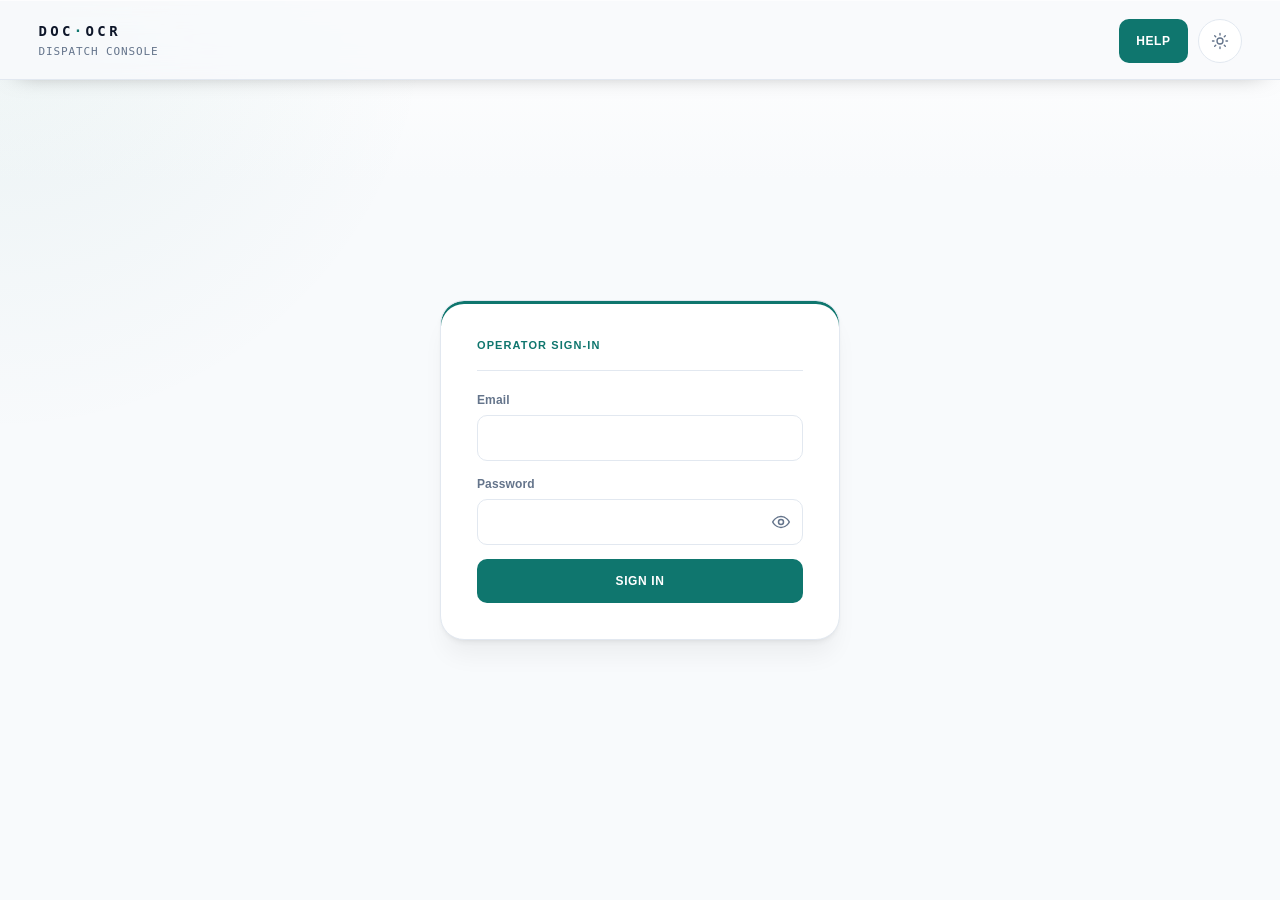
<file: app/static/index.html>
<!doctype html>
<!-- impeccable-disable single-font,low-contrast,overused-font -->
<html lang="en">
<head>
<meta charset="utf-8">
<meta name="viewport" content="width=device-width, initial-scale=1">
<title>local-doc-ocr console</title>
<link rel="stylesheet" href="css/app.css">
<script>
// Theme pref (light/dark). Set before paint to avoid a flash of the wrong theme.
// A theme choice isn't a credential; unlike the bearer token, it's fine in localStorage.
(function () {
  var t = localStorage.getItem("theme");
  if (t !== "dark" && t !== "light") {
    t = matchMedia("(prefers-color-scheme: dark)").matches ? "dark" : "light";
  }
  document.documentElement.setAttribute("data-theme", t);
})();
</script>

</head>
<body>
<a class="skip-link" href="#main">Skip to content</a>
<div class="wrap">
  <header class="masthead">
    <div class="brand-block">
      <span class="brand">DOC<b>&middot;</b>OCR</span>
      <span class="tag">dispatch console</span>
    </div>
    <nav class="shell-nav hidden" id="mainNav" aria-label="Workspace sections">
      <a class="nav-link is-active" href="#uploadSection" data-section="uploadSection">Upload</a>
      <a class="nav-link" href="#claimsSection" data-section="claimsSection">Claims</a>
      <a class="nav-link" href="#searchSection" data-section="searchSection">Search</a>
      <a class="nav-link" href="#reviewSection" data-section="reviewSection" aria-disabled="true" tabindex="-1">Review</a>
      <a class="nav-link" href="#auditSection" data-section="auditSection">Audit</a>
      <a class="nav-link hidden" href="#pipelineSection" data-section="pipelineSection" id="pipelineNavLink">Pipeline<span id="pipelineNavBadge" class="nav-badge hidden"></span></a>
    </nav>
    <span class="spacer"></span>
    <div class="masthead-meta">
      <span class="session-pill hidden" id="sessionTimer" aria-live="polite"></span>
      <span class="who" id="who"></span>
      <div class="toolbar">
        <a href="help.html" class="button-secondary" aria-label="Help and reference">Help</a>
        <button type="button" id="themeToggle" class="theme-toggle" aria-label="Switch to dark theme" aria-pressed="false">
          <svg class="theme-sun" width="18" height="18" viewBox="0 0 24 24" fill="none" stroke="currentColor" stroke-width="1.8" stroke-linecap="round" aria-hidden="true">
            <circle cx="12" cy="12" r="4"/>
            <path d="M12 2v2M12 20v2M4.9 4.9l1.4 1.4M17.7 17.7l1.4 1.4M2 12h2M20 12h2M4.9 19.1l1.4-1.4M17.7 6.3l1.4-1.4"/>
          </svg>
          <svg class="theme-moon hidden" width="18" height="18" viewBox="0 0 24 24" fill="none" stroke="currentColor" stroke-width="1.8" stroke-linecap="round" stroke-linejoin="round" aria-hidden="true">
            <path d="M21 12.8A9 9 0 1 1 11.2 3a7 7 0 0 0 9.8 9.8Z"/>
          </svg>
        </button>
        <button type="button" id="logoutBtn" class="button-secondary hidden" aria-label="Sign out">Sign out</button>
      </div>
    </div>
  </header>

  <main id="main">
    <section id="login" class="login-shell" aria-label="Sign in">
      <div class="panel login-card">
        <div class="login-card-head">
          <p class="eyebrow">Operator sign-in</p>
        </div>
        <form id="loginForm" class="login-form">
          <div class="field">
            <label for="email">Email</label>
            <input id="email" type="email" autocomplete="username" required>
          </div>
          <div class="field">
            <label for="password">Password</label>
            <div class="password-wrap">
              <input id="password" type="password" autocomplete="current-password" required>
              <button type="button" id="passwordToggle" class="password-toggle" aria-label="Show password" aria-pressed="false">
                <svg class="eye-open" width="20" height="20" viewBox="0 0 24 24" fill="none" stroke="currentColor" stroke-width="1.8" stroke-linecap="round" stroke-linejoin="round" aria-hidden="true">
                  <path d="M2 12s3.5-6.5 10-6.5S22 12 22 12s-3.5 6.5-10 6.5S2 12 2 12Z"/>
                  <circle cx="12" cy="12" r="3"/>
                </svg>
                <svg class="eye-closed hidden" width="20" height="20" viewBox="0 0 24 24" fill="none" stroke="currentColor" stroke-width="1.8" stroke-linecap="round" stroke-linejoin="round" aria-hidden="true">
                  <path d="M2 12s3.5-6.5 10-6.5S22 12 22 12s-3.5 6.5-10 6.5S2 12 2 12Z"/>
                  <circle cx="12" cy="12" r="3"/>
                  <line x1="4" y1="20" x2="20" y2="4"/>
                </svg>
              </button>
            </div>
          </div>
          <button id="loginBtn" type="submit" class="login-submit">Sign in</button>
          <div id="loginMsg" class="msg login-msg" role="status" aria-live="polite"></div>
        </form>
      </div>
    </section>

    <section id="app" class="shell hidden" aria-label="Operator workspace">
      <div class="main-grid">
        <section id="uploadSection" class="hero-grid tab-content" aria-label="Upload and pipeline">
          <div class="panel" id="uploadPanel">
            <p class="eyebrow">Submit document</p>
            <h2 class="section-title">Upload a claim attachment</h2>
            <p class="section-note">PDF or image. Processing runs locally: OCR, then extraction.</p>
            <form id="uploadForm">
              <div class="field">
                <label for="file">PDF or image</label>
                <input id="file" type="file" accept="application/pdf,image/*" required>
              </div>
              <div class="field">
                <label for="docType">Document type</label>
                <select id="docType">
                  <option value="unknown">unknown</option>
                  <option value="hfs">hfs: hospital face sheet</option>
                  <option value="epcr">epcr: patient care report</option>
                </select>
              </div>
              <div class="form-actions">
                <button id="uploadBtn" type="submit">Upload &amp; run OCR</button>
              </div>
              <div id="uploadMsg" class="msg" role="status" aria-live="polite"></div>
            </form>
          </div>

          <div class="panel status-card" id="pipelinePanel">
            <p class="eyebrow">Pipeline</p>
            <div class="pipe" id="pipe" aria-label="Processing stages">
              <div class="step" data-k="pending"><div class="dot"></div><div class="name">Pending</div></div>
              <div class="step" data-k="ocr_running"><div class="dot"></div><div class="name">OCR</div></div>
              <div class="step" data-k="ai_running"><div class="dot"></div><div class="name">Extract</div></div>
              <div class="step" data-k="completed"><div class="dot"></div><div class="name">Done</div></div>
            </div>

            <div id="loadingSkeleton" class="skeleton-wrapper hidden">
              <div class="skeleton-spinner"></div>
              <div class="skeleton-text">Analyzing document structure and extracting fields...</div>
            </div>

            <div class="log" id="log"><div>Idle: no document submitted.</div></div>

            <div id="results" class="hidden">
              <div class="readout">
                <div class="stat conf" id="confStat">
                  <div class="k">Mean confidence</div>
                  <div class="v"><span id="confVal">-</span><span id="lowBadge" class="badge hidden">Low</span></div>
                </div>
                <div class="stat"><div class="k">Pages</div><div class="v" id="pageVal">-</div></div>
                <div class="stat"><div class="k">Duration</div><div class="v" id="durVal">-</div></div>
              </div>
              <pre class="ocr" id="ocrText"></pre>
              <div class="form-actions" style="margin-top:12px">
                <button id="reviewUploadBtn" class="hidden" type="button">Review extracted fields</button>
              </div>
            </div>

            <div id="failBox" class="fail-box hidden" role="alert"></div>
          </div>
        </section>

        <section id="claimsSection" class="hero-grid tab-content hidden" aria-label="Claims">
          <div class="panel" id="claimUploadPanel">
            <p class="eyebrow">Submit claim</p>
            <h2 class="section-title">Upload a patient transfer bundle</h2>
            <p class="section-note">Multiple files (face sheet, ePCR, PCS, ...) treated as one claim. Each is OCR'd and extracted, then merged and auto-tagged from TAGS.docx.</p>
            <form id="claimUploadForm">
              <div class="field">
                <label for="claimFiles">Files (PDF or image, one claim)</label>
                <input id="claimFiles" type="file" accept="application/pdf,image/*" multiple required>
              </div>
              <div class="form-actions">
                <button id="claimUploadBtn" type="submit">Upload claim</button>
              </div>
              <div id="claimUploadMsg" class="msg" role="status" aria-live="polite"></div>
            </form>
            <div class="field" style="margin-top:16px">
              <label for="claimLookupId">Open an existing claim</label>
              <div class="search-row">
                <input id="claimLookupId" type="text" autocomplete="off" placeholder="claim id">
                <button id="claimLookupBtn" type="button" class="button-secondary">Open</button>
              </div>
            </div>
          </div>

          <div class="panel" id="claimSearchPanel">
            <p class="eyebrow">Find claim</p>
            <h2 class="section-title">Search claims</h2>
            <form id="claimSearchForm">
              <div class="search-row">
                <div class="field">
                  <label for="cqName">Patient name</label>
                  <input id="cqName" type="text" autocomplete="off" placeholder="last or first">
                </div>
                <div class="field">
                  <label for="cqRun">Run number</label>
                  <input id="cqRun" type="text" autocomplete="off">
                </div>
                <div class="field">
                  <label for="cqDob">DOB</label>
                  <input id="cqDob" type="date">
                </div>
                <div class="field">
                  <label for="cqStatus">Status</label>
                  <select id="cqStatus">
                    <option value="completed">completed</option>
                    <option value="partial">partial</option>
                    <option value="failed">failed</option>
                    <option value="pending">pending</option>
                    <option value="processing">processing</option>
                  </select>
                </div>
                <div class="search-actions">
                  <button id="claimSearchBtn" type="submit">Search</button>
                </div>
              </div>
            </form>
            <div id="claimSearchMsg" class="msg hidden" role="status" aria-live="polite"></div>
            <div class="table-wrap">
              <table class="claim-table">
                <thead>
                  <tr>
                    <th>Claim ID</th>
                    <th>Patient</th>
                    <th>Status</th>
                    <th>Run #</th>
                    <th>DOB</th>
                    <th>Created</th>
                  </tr>
                </thead>
                <tbody id="claimHits"></tbody>
              </table>
            </div>
            <div id="claimHitsEmpty" class="empty hidden">No claims match.</div>
            <div class="form-actions more">
              <button id="claimMoreBtn" class="button-secondary hidden" type="button">Load more</button>
            </div>
          </div>

          <div class="panel status-card hidden" id="claimDetailPanel">
            <p class="eyebrow">Claim</p>
            <div class="review-header">
              <h2 class="section-title" id="claimStatusTitle">-</h2>
              <div class="review-actions">
                <button id="claimReprocessBtn" type="button" class="button-secondary hidden">Reprocess</button>
                <span id="claimReprocessMsg" class="msg hidden" role="status" aria-live="polite"></span>
              </div>
            </div>
            <p class="pane-title">Documents</p>
            <div id="claimDocsList" class="pipeline-list"></div>
            <p class="pane-title" style="margin-top:16px">Assigned tags</p>
            <div id="claimTagChips" class="chips-row"></div>
            <div id="claimTagsEmpty" class="empty hidden">No tags assigned yet.</div>
            <p class="pane-title" style="margin-top:16px">Needs manual review</p>
            <div id="claimManualTags" class="pipeline-list"></div>
          </div>
        </section>

        <section id="searchSection" class="panel tab-content hidden" aria-label="Find document">
          <div id="searchPanel">
            <p class="eyebrow">Find document</p>
            <h2 class="section-title">Search completed attachments</h2>
            <p class="section-note">Filter by patient name, run number, or DOB range. Start a confidence-ranked review queue from the results.</p>
            <form id="searchForm">
              <div class="search-row">
                <div class="field">
                  <label for="qName">Patient name</label>
                  <input id="qName" type="text" autocomplete="off" placeholder="last or first">
                </div>
                <div class="field">
                  <label for="qRun">Run number</label>
                  <input id="qRun" type="text" autocomplete="off">
                </div>
                <div class="field">
                  <label for="qDob">DOB</label>
                  <input id="qDob" type="date">
                </div>
                <div class="search-actions">
                  <button id="searchBtn" type="submit">Search</button>
                </div>
              </div>
            </form>
            <div id="searchMsg" class="msg hidden" role="status" aria-live="polite"></div>
            <ul class="hits" id="hits"></ul>
            <div id="hitsEmpty" class="empty hidden">No documents match.</div>
            <div class="form-actions more">
              <button id="moreBtn" class="button-secondary hidden" type="button">Load more</button>
              <button id="startQueueBtn" class="hidden" type="button">Start review queue</button>
            </div>
          </div>
        </section>

        <section id="reviewSection" class="tab-content hidden" aria-label="Review workspace">
          <div id="review" class="panel review-shell hidden">
            <div class="review-header">
              <div>
                <p class="eyebrow">Review</p>
                <h2 class="section-title" id="reviewName">-</h2>
              </div>
              <div class="review-actions">
                <button id="reprocessBtn" type="button" class="button-secondary hidden">Reprocess</button>
                <span id="reprocessMsg" class="msg hidden" role="status" aria-live="polite"></span>
                <button id="markReviewedBtn" type="button" class="button-secondary hidden">Mark Reviewed</button>
                <span id="markReviewedMsg" class="msg hidden" role="status" aria-live="polite"></span>
              </div>
            </div>

            <div id="queueBar" class="queue-bar hidden">
              <span id="queueCount" class="cnt"></span>
              <button id="queuePrevBtn" type="button" class="button-secondary hidden">Review back</button>
              <button id="queueNextBtn" type="button">Review next</button>
            </div>

            <div class="review-layout">
              <div class="review-pane-fields">
                <p class="pane-title">Extracted fields</p>
                <div id="narrativeSummary" class="hidden"></div>
                <div id="flagChips" class="hidden"></div>
                <div class="fields" id="fields"></div>
                <div id="fieldsMsg" class="empty hidden"></div>
                <div id="relatedPanel" class="hidden"></div>
              </div>

              <div class="review-pane-page">
                <div class="page-toolbar">
                  <p class="pane-title" style="margin:0">Source page <span id="srcHint" class="sub"></span></p>
                  <div class="toolbar">
                    <button type="button" id="pagePrevBtn" class="button-secondary" aria-label="Previous page">Prev</button>
                    <span id="pageCounter" class="page-status">Page 1 of 1</span>
                    <button type="button" id="pageNextBtn" class="button-secondary" aria-label="Next page">Next</button>
                    <button type="button" id="pageExpandBtn" class="button-secondary" aria-label="Expand source page">Expand</button>
                  </div>
                </div>
                <div class="page-scroll" id="pageScroll">
                  <div class="page-wrap" id="pageWrap">
                    <img class="page-img hidden" id="pageImg" alt="Rendered document page" width="1200" height="1600" src="[data-uri]">
                    <div id="boxLayer"></div>
                  </div>
                  <div id="pageMsg" class="page-msg" role="status">Open a document to load the page image.</div>
                </div>
              </div>

              <div class="review-pane-source">
                <p class="pane-title">OCR source text</p>
                <div class="source" id="source" aria-label="OCR lines"></div>
              </div>
            </div>
          </div>
        </section>

        <div id="pageLightbox" class="lightbox hidden" role="dialog" aria-modal="true" aria-label="Source page, expanded">
          <button type="button" id="lightboxCloseBtn" class="button-secondary lightbox-close" aria-label="Close expanded page">Close</button>
          <div class="lightbox-frame">
            <img id="lightboxImg" alt="Rendered document page, expanded">
            <div id="lightboxBoxes"></div>
          </div>
        </div>

        <section id="auditSection" class="panel tab-content hidden" aria-label="Audit trail">
          <div id="auditPanel">
            <p class="eyebrow">Audit trail</p>
            <h2 class="section-title">Recent activity</h2>
            <p class="section-note">Role-gated. Entries are PHI-free by construction.</p>
            <div class="audit-toolbar">
              <div class="field">
                <label for="auditAction">Action type</label>
                <select id="auditAction">
                  <option value="">All actions</option>
                  <option value="login_succeeded">login_succeeded</option>
                  <option value="login_failed">login_failed</option>
                  <option value="token_refreshed">token_refreshed</option>
                  <option value="token_rejected">token_rejected</option>
                  <option value="document_uploaded">document_uploaded</option>
                  <option value="document_viewed">document_viewed</option>
                  <option value="document_downloaded">document_downloaded</option>
                  <option value="document_upload_rejected">document_upload_rejected</option>
                  <option value="extraction_field_corrected">extraction_field_corrected</option>
                  <option value="document_reprocessed">document_reprocessed</option>
                  <option value="ocr_completed">ocr_completed</option>
                  <option value="ocr_failed">ocr_failed</option>
                  <option value="ai_completed">ai_completed</option>
                  <option value="ai_failed">ai_failed</option>
                  <option value="audit_log_viewed">audit_log_viewed</option>
                </select>
              </div>
              <button id="auditLoadBtn" type="button">Load recent activity</button>
            </div>
            <div id="auditMsg" class="msg hidden" role="status" aria-live="polite"></div>
            <div class="fields audit-results" id="auditHits"></div>
            <div id="auditEmpty" class="empty hidden">No audit entries visible to this account.</div>
            <div class="form-actions more">
              <button id="auditMoreBtn" class="button-secondary hidden" type="button">Load more</button>
            </div>
          </div>
        </section>

        <section id="pipelineSection" class="panel tab-content hidden" aria-label="Pipeline status">
          <p class="eyebrow">Pipeline</p>
          <h2 class="section-title">Processing status</h2>
          <p class="section-note" id="pipelineSummary">-</p>
          <div class="pipeline-grid">
            <div class="pipeline-section">
              <p class="eyebrow">In flight</p>
              <div id="pipelineInFlight" class="pipeline-list"></div>
              <div id="pipelineInFlightEmpty" class="empty hidden">Nothing in flight.</div>
            </div>
            <div class="pipeline-section">
              <p class="eyebrow">Interrupted by restart</p>
              <div id="pipelineInterrupted" class="pipeline-list"></div>
              <div id="pipelineInterruptedEmpty" class="empty hidden">None.</div>
            </div>
            <div class="pipeline-section">
              <p class="eyebrow">Other failures</p>
              <div id="pipelineFailed" class="pipeline-list"></div>
              <div id="pipelineFailedEmpty" class="empty hidden">None.</div>
            </div>
            <div class="pipeline-section">
              <p class="eyebrow">Extraction incomplete</p>
              <div id="pipelineExtractionFailed" class="pipeline-list"></div>
              <div id="pipelineExtractionFailedEmpty" class="empty hidden">None.</div>
            </div>
          </div>
          <div class="form-actions">
            <button type="button" id="bulkReprocessBtn" disabled>Reprocess selected</button>
            <span id="bulkReprocessMsg" class="msg hidden" role="status" aria-live="polite"></span>
          </div>
        </section>
      </div>
    </section>
  </main>
</div>
<script src="js/app.js" defer></script>
</body>
</html>
</file>
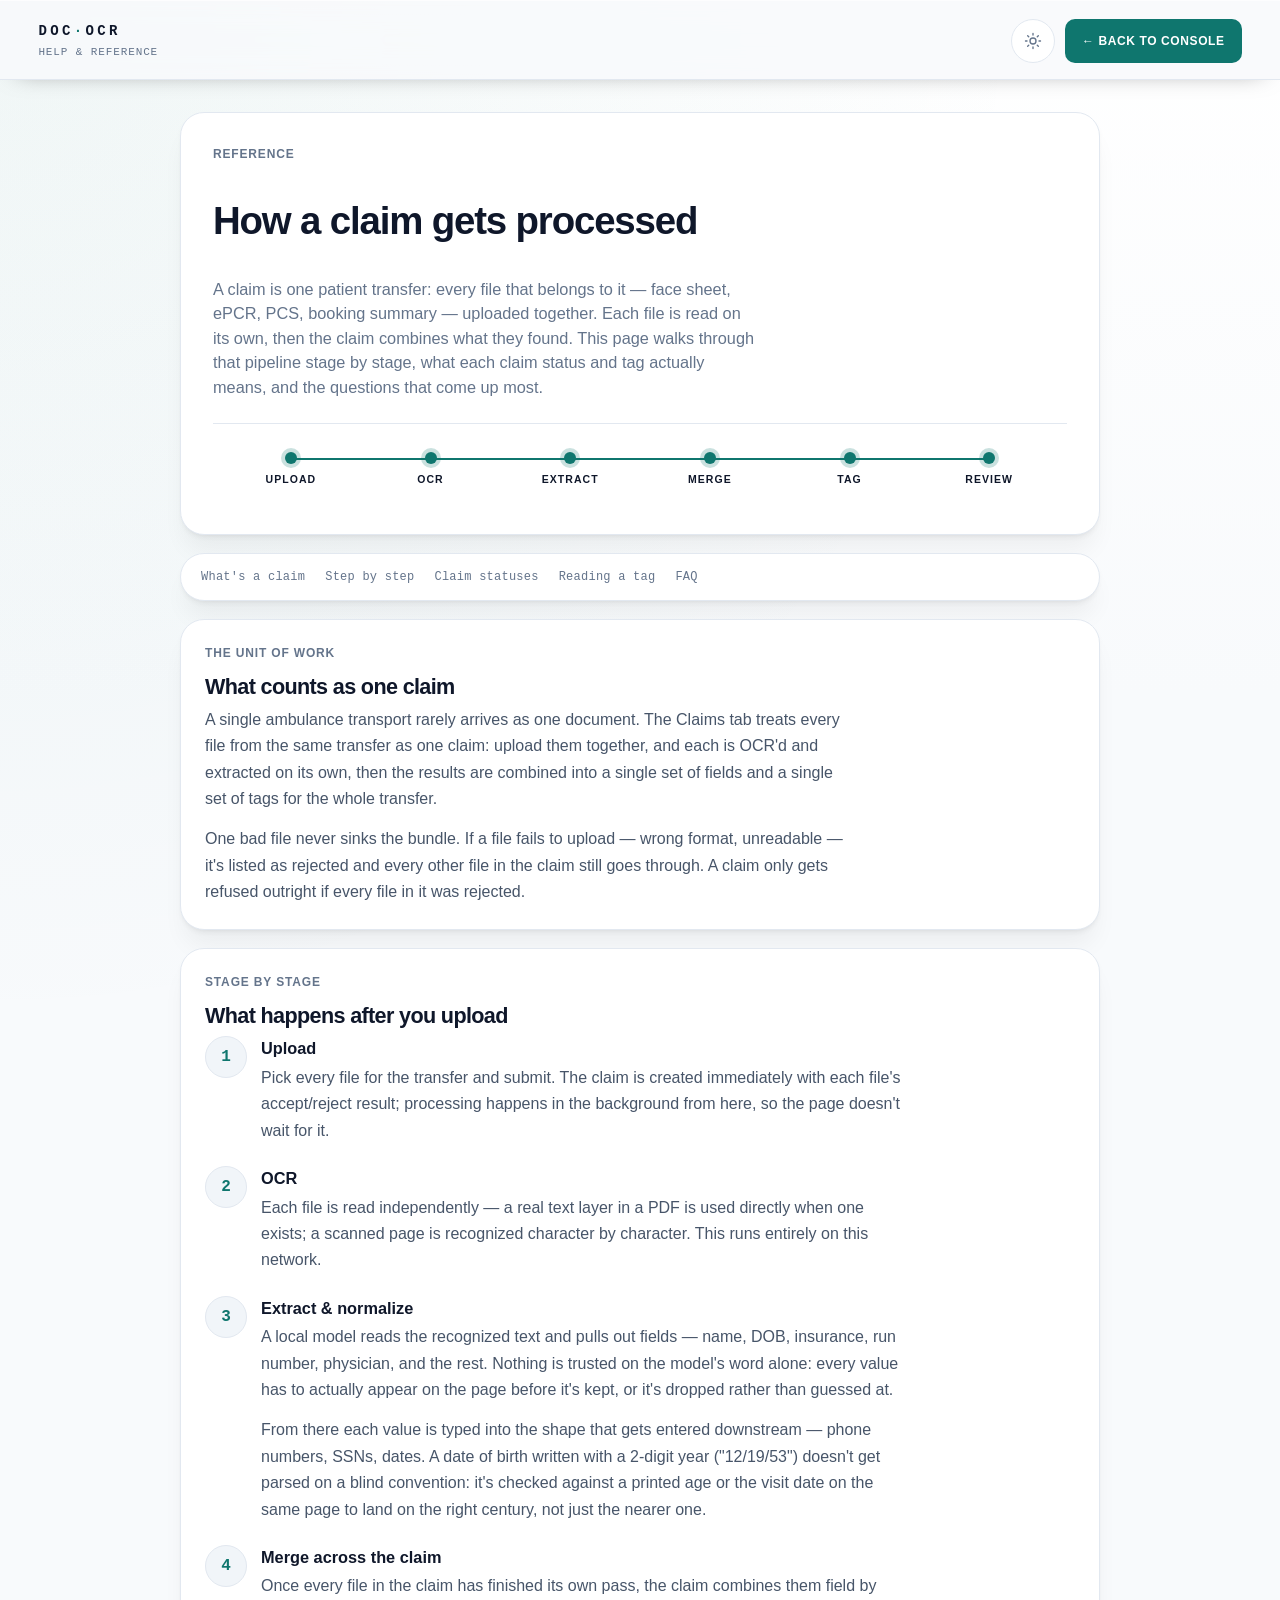
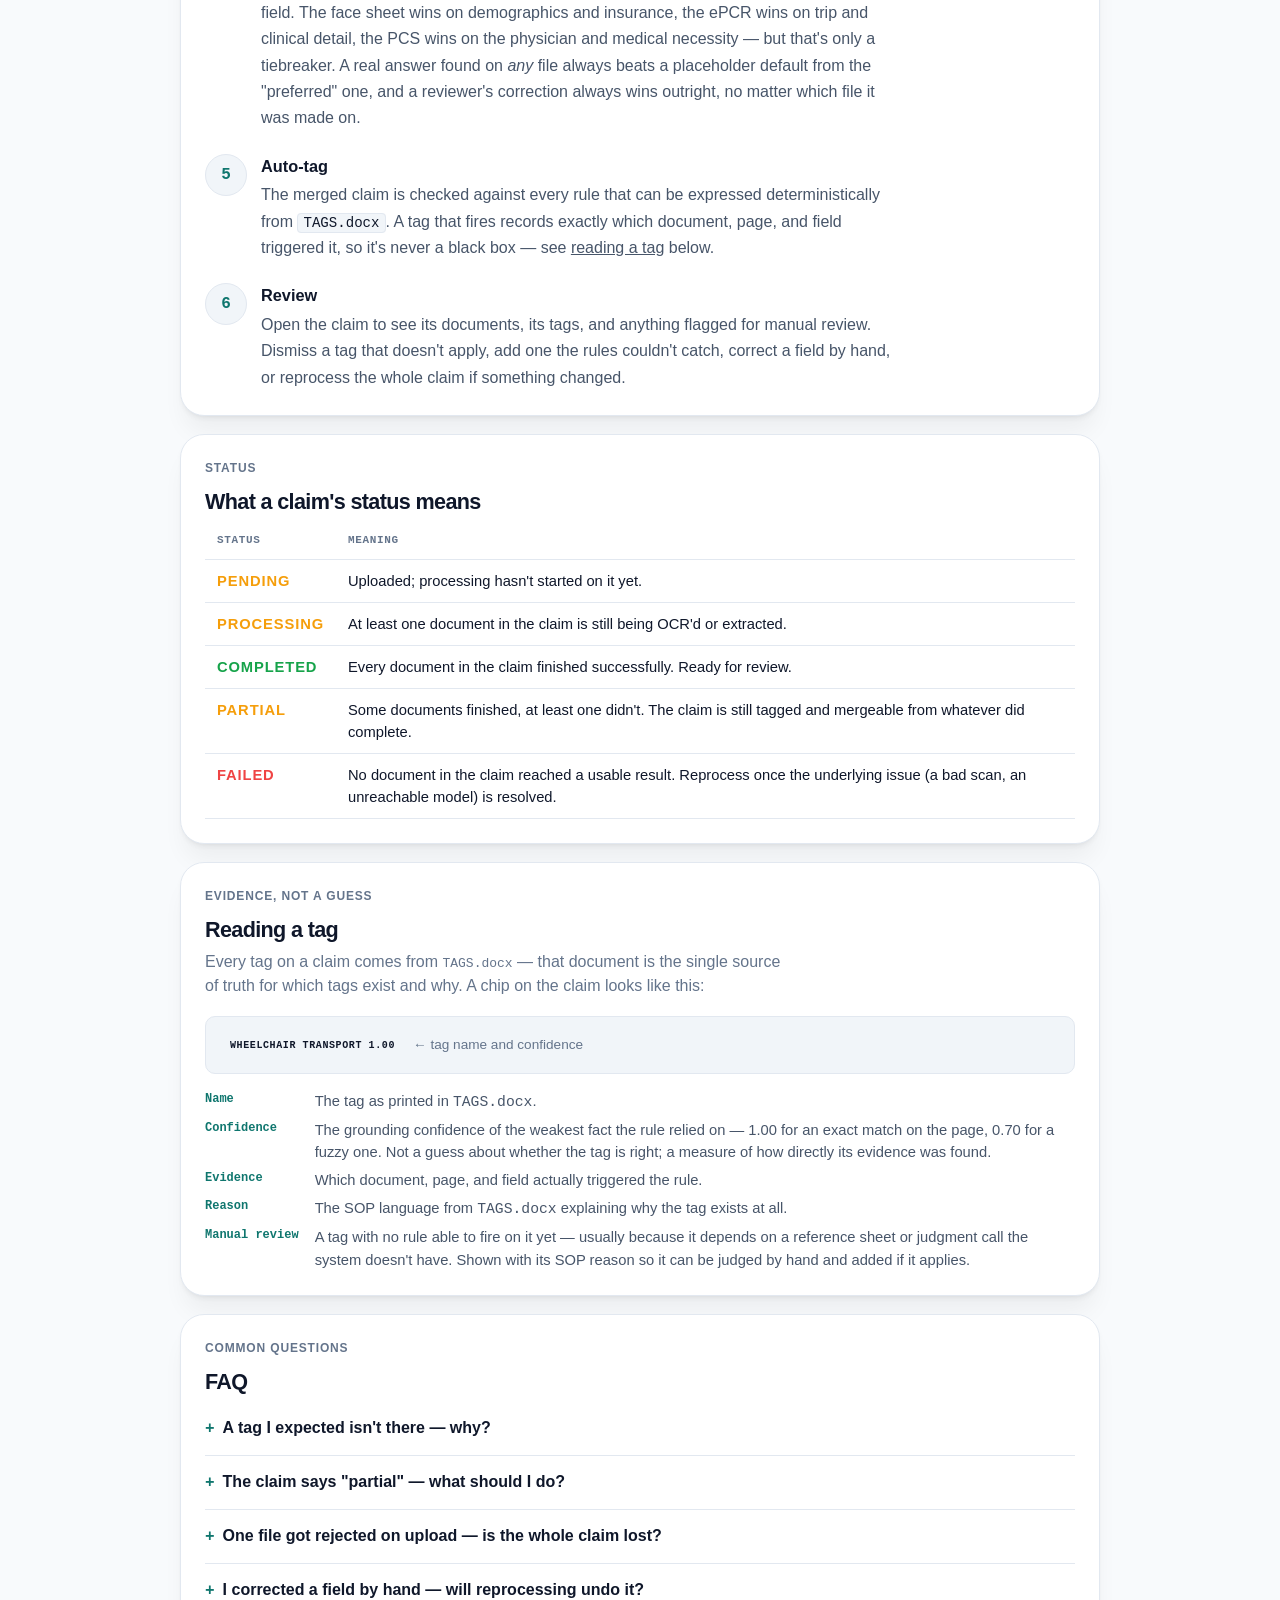
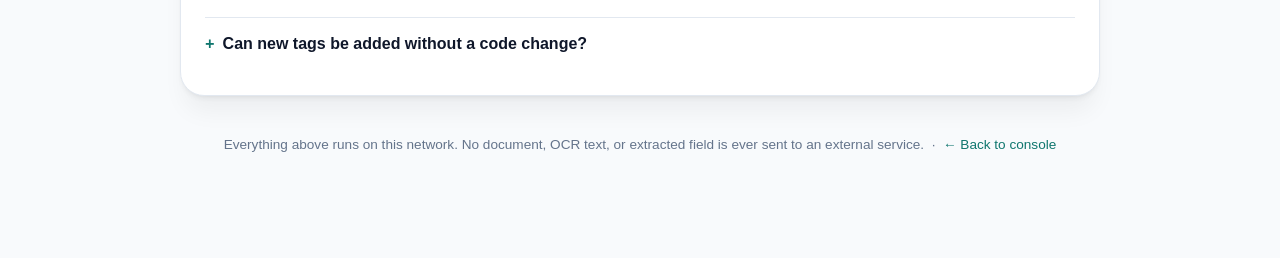
<file: app/static/help.html>
<!doctype html>
<html lang="en">
<head>
<meta charset="utf-8">
<meta name="viewport" content="width=device-width, initial-scale=1">
<title>Help &amp; reference · local-doc-ocr console</title>
<link rel="stylesheet" href="css/app.css">
<script>
(function () {
  var t = localStorage.getItem("theme");
  if (t !== "dark" && t !== "light") {
    t = matchMedia("(prefers-color-scheme: dark)").matches ? "dark" : "light";
  }
  document.documentElement.setAttribute("data-theme", t);
})();
</script>
</head>
<body>
<a class="skip-link" href="#main">Skip to content</a>
<div class="wrap">
  <header class="masthead">
    <div class="brand-block">
      <span class="brand">DOC<b>&middot;</b>OCR</span>
      <span class="tag">help &amp; reference</span>
    </div>
    <span class="spacer"></span>
    <div class="masthead-meta">
      <div class="toolbar">
        <button type="button" id="themeToggle" class="theme-toggle" aria-label="Switch to dark theme" aria-pressed="false">
          <svg class="theme-sun" width="18" height="18" viewBox="0 0 24 24" fill="none" stroke="currentColor" stroke-width="1.8" stroke-linecap="round" aria-hidden="true">
            <circle cx="12" cy="12" r="4"/>
            <path d="M12 2v2M12 20v2M4.9 4.9l1.4 1.4M17.7 17.7l1.4 1.4M2 12h2M20 12h2M4.9 19.1l1.4-1.4M17.7 6.3l1.4-1.4"/>
          </svg>
          <svg class="theme-moon hidden" width="18" height="18" viewBox="0 0 24 24" fill="none" stroke="currentColor" stroke-width="1.8" stroke-linecap="round" stroke-linejoin="round" aria-hidden="true">
            <path d="M21 12.8A9 9 0 1 1 11.2 3a7 7 0 0 0 9.8 9.8Z"/>
          </svg>
        </button>
        <a href="index.html" class="button-secondary">&larr; Back to console</a>
      </div>
    </div>
  </header>

  <main id="main">
    <div class="help-shell">

      <section class="panel help-hero">
        <p class="eyebrow">Reference</p>
        <h1>How a claim gets processed</h1>
        <p class="section-note">
          A claim is one patient transfer: every file that belongs to it &mdash;
          face sheet, ePCR, PCS, booking summary &mdash; uploaded together.
          Each file is read on its own, then the claim combines what they
          found. This page walks through that pipeline stage by stage, what
          each claim status and tag actually means, and the questions that
          come up most.
        </p>
        <div class="help-pipe-visual" aria-hidden="true">
          <div class="pipe">
            <div class="step done"><div class="dot"></div><div class="name">Upload</div></div>
            <div class="step done"><div class="dot"></div><div class="name">OCR</div></div>
            <div class="step done"><div class="dot"></div><div class="name">Extract</div></div>
            <div class="step done"><div class="dot"></div><div class="name">Merge</div></div>
            <div class="step done"><div class="dot"></div><div class="name">Tag</div></div>
            <div class="step done"><div class="dot"></div><div class="name">Review</div></div>
          </div>
        </div>
      </section>

      <nav class="panel help-toc" aria-label="On this page">
        <a href="#what-is-a-claim">What's a claim</a>
        <a href="#pipeline">Step by step</a>
        <a href="#statuses">Claim statuses</a>
        <a href="#tags">Reading a tag</a>
        <a href="#faq">FAQ</a>
      </nav>

      <section class="panel" id="what-is-a-claim">
        <p class="eyebrow">The unit of work</p>
        <h2 class="section-title">What counts as one claim</h2>
        <div class="prose">
          <p>
            A single ambulance transport rarely arrives as one document.
            The Claims tab treats every file from the same transfer as one
            claim: upload them together, and each is OCR'd and extracted on
            its own, then the results are combined into a single set of
            fields and a single set of tags for the whole transfer.
          </p>
          <p>
            One bad file never sinks the bundle. If a file fails to upload
            &mdash; wrong format, unreadable &mdash; it's listed as
            rejected and every other file in the claim still goes through.
            A claim only gets refused outright if every file in it was
            rejected.
          </p>
        </div>
      </section>

      <section class="panel" id="pipeline">
        <p class="eyebrow">Stage by stage</p>
        <h2 class="section-title">What happens after you upload</h2>
        <div class="help-steps">

          <div class="help-step">
            <h3>Upload</h3>
            <div class="prose">
              <p>
                Pick every file for the transfer and submit. The claim is
                created immediately with each file's accept/reject result;
                processing happens in the background from here, so the page
                doesn't wait for it.
              </p>
            </div>
          </div>

          <div class="help-step">
            <h3>OCR</h3>
            <div class="prose">
              <p>
                Each file is read independently &mdash; a real text layer
                in a PDF is used directly when one exists; a scanned page is
                recognized character by character. This runs entirely on
                this network.
              </p>
            </div>
          </div>

          <div class="help-step">
            <h3>Extract &amp; normalize</h3>
            <div class="prose">
              <p>
                A local model reads the recognized text and pulls out
                fields &mdash; name, DOB, insurance, run number, physician,
                and the rest. Nothing is trusted on the model's word alone:
                every value has to actually appear on the page before it's
                kept, or it's dropped rather than guessed at.
              </p>
              <p>
                From there each value is typed into the shape that gets
                entered downstream &mdash; phone numbers, SSNs, dates. A
                date of birth written with a 2-digit year ("12/19/53")
                doesn't get parsed on a blind convention: it's checked
                against a printed age or the visit date on the same page to
                land on the right century, not just the nearer one.
              </p>
            </div>
          </div>

          <div class="help-step">
            <h3>Merge across the claim</h3>
            <div class="prose">
              <p>
                Once every file in the claim has finished its own pass, the
                claim combines them field by field. The face sheet wins on
                demographics and insurance, the ePCR wins on trip and
                clinical detail, the PCS wins on the physician and medical
                necessity &mdash; but that's only a tiebreaker. A real
                answer found on <em>any</em> file always beats a
                placeholder default from the "preferred" one, and a
                reviewer's correction always wins outright, no matter which
                file it was made on.
              </p>
            </div>
          </div>

          <div class="help-step">
            <h3>Auto-tag</h3>
            <div class="prose">
              <p>
                The merged claim is checked against every rule that can be
                expressed deterministically from <code>TAGS.docx</code>.
                A tag that fires records exactly which document, page, and
                field triggered it, so it's never a black box &mdash; see
                <a href="#tags">reading a tag</a> below.
              </p>
            </div>
          </div>

          <div class="help-step">
            <h3>Review</h3>
            <div class="prose">
              <p>
                Open the claim to see its documents, its tags, and anything
                flagged for manual review. Dismiss a tag that doesn't
                apply, add one the rules couldn't catch, correct a field by
                hand, or reprocess the whole claim if something changed.
              </p>
            </div>
          </div>

        </div>
      </section>

      <section class="panel" id="statuses">
        <p class="eyebrow">Status</p>
        <h2 class="section-title">What a claim's status means</h2>
        <table class="help-table">
          <thead>
            <tr><th>Status</th><th>Meaning</th></tr>
          </thead>
          <tbody>
            <tr>
              <td><span class="st pending">Pending</span></td>
              <td>Uploaded; processing hasn't started on it yet.</td>
            </tr>
            <tr>
              <td><span class="st ai_running">Processing</span></td>
              <td>At least one document in the claim is still being OCR'd or extracted.</td>
            </tr>
            <tr>
              <td><span class="st completed">Completed</span></td>
              <td>Every document in the claim finished successfully. Ready for review.</td>
            </tr>
            <tr>
              <td><span class="st pending">Partial</span></td>
              <td>Some documents finished, at least one didn't. The claim is still tagged and mergeable from whatever did complete.</td>
            </tr>
            <tr>
              <td><span class="st failed">Failed</span></td>
              <td>No document in the claim reached a usable result. Reprocess once the underlying issue (a bad scan, an unreachable model) is resolved.</td>
            </tr>
          </tbody>
        </table>
      </section>

      <section class="panel" id="tags">
        <p class="eyebrow">Evidence, not a guess</p>
        <h2 class="section-title">Reading a tag</h2>
        <p class="section-note">
          Every tag on a claim comes from <code>TAGS.docx</code> &mdash;
          that document is the single source of truth for which tags
          exist and why. A chip on the claim looks like this:
        </p>
        <div class="help-chip-demo">
          <span class="chip">Wheelchair transport 1.00</span>
          <span style="color:var(--muted); font-size:0.85rem;">&larr; tag name and confidence</span>
        </div>
        <dl class="help-chip-legend">
          <dt>Name</dt>
          <dd>The tag as printed in <code>TAGS.docx</code>.</dd>
          <dt>Confidence</dt>
          <dd>
            The grounding confidence of the weakest fact the rule relied
            on &mdash; 1.00 for an exact match on the page, 0.70 for a
            fuzzy one. Not a guess about whether the tag is right; a
            measure of how directly its evidence was found.
          </dd>
          <dt>Evidence</dt>
          <dd>Which document, page, and field actually triggered the rule.</dd>
          <dt>Reason</dt>
          <dd>The SOP language from <code>TAGS.docx</code> explaining why the tag exists at all.</dd>
          <dt>Manual review</dt>
          <dd>
            A tag with no rule able to fire on it yet &mdash; usually
            because it depends on a reference sheet or judgment call the
            system doesn't have. Shown with its SOP reason so it can be
            judged by hand and added if it applies.
          </dd>
        </dl>
      </section>

      <section class="panel help-faq" id="faq">
        <p class="eyebrow">Common questions</p>
        <h2 class="section-title">FAQ</h2>

        <details>
          <summary>A tag I expected isn't there &mdash; why?</summary>
          <div class="prose">
            <p>
              Either the rule for it needs data the claim doesn't have yet
              (check the manual-review list for it), or the field it
              depends on wasn't found on any page in the claim. Add it by
              hand from the tag list if you're sure it applies &mdash; that
              addition survives even if the claim is reprocessed later.
            </p>
          </div>
        </details>

        <details>
          <summary>The claim says "partial" &mdash; what should I do?</summary>
          <div class="prose">
            <p>
              At least one file in it didn't finish. The claim is still
              usable from whatever did complete, but check the document
              list for the one that failed and reprocess it once whatever
              caused it (a bad scan, a connectivity issue) is resolved.
            </p>
          </div>
        </details>

        <details>
          <summary>One file got rejected on upload &mdash; is the whole claim lost?</summary>
          <div class="prose">
            <p>
              No. A rejected file is listed with its reason and the rest of
              the claim proceeds normally. The claim only fails to create
              if every file in it was rejected.
            </p>
          </div>
        </details>

        <details>
          <summary>I corrected a field by hand &mdash; will reprocessing undo it?</summary>
          <div class="prose">
            <p>
              No. A manual correction always outranks anything reprocessing
              would compute, on that field, from that point forward.
            </p>
          </div>
        </details>

        <details>
          <summary>Can new tags be added without a code change?</summary>
          <div class="prose">
            <p>
              Yes, for any tag whose condition can be written as a rule.
              Adding one is an edit to the rules file that sits alongside
              <code>TAGS.docx</code> &mdash; no application changes needed.
              A tag that genuinely needs judgment or a reference sheet the
              system doesn't have stays in manual review instead.
            </p>
          </div>
        </details>
      </section>

      <p class="help-footer">
        Everything above runs on this network. No document, OCR text, or
        extracted field is ever sent to an external service.
        &nbsp;&middot;&nbsp;
        <a href="index.html">&larr; Back to console</a>
      </p>

    </div>
  </main>
</div>
<script>
(function () {
  var toggle = document.getElementById("themeToggle");
  function sync() {
    var dark = document.documentElement.getAttribute("data-theme") === "dark";
    toggle.setAttribute("aria-pressed", String(dark));
    toggle.setAttribute("aria-label", dark ? "Switch to light theme" : "Switch to dark theme");
    toggle.querySelector(".theme-sun").classList.toggle("hidden", dark);
    toggle.querySelector(".theme-moon").classList.toggle("hidden", !dark);
  }
  toggle.addEventListener("click", function () {
    var next = document.documentElement.getAttribute("data-theme") === "dark" ? "light" : "dark";
    document.documentElement.setAttribute("data-theme", next);
    localStorage.setItem("theme", next);
    sync();
  });
  sync();
})();
</script>
</body>
</html>
</file>
<file: app/static/css/app.css>
/*
  Clinical-chart ops console.
  Product UI first: restrained surfaces, dense enough for review work, and
  dual themes without introducing decorative noise or external assets.
*/

:root {
  color-scheme: light dark;
  --sans: "Inter", "SF Pro Display", -apple-system, BlinkMacSystemFont, "Segoe UI", Roboto, Oxygen, Ubuntu, Cantarell, "Open Sans", "Helvetica Neue", sans-serif;
  --mono: "JetBrains Mono", "SF Mono", "Fira Code", "Cascadia Code", "Consolas", monospace;

  --bg: #f8fafc;
  --bg-elevated: #ffffff;
  --panel: #ffffff;
  --panel-2: #f1f5f9;
  --line: #e2e8f0;
  --line-strong: #cbd5e1;
  --ink: #0f172a;
  --muted: #64748b;
  --muted-strong: #475569;
  --accent: #0f766e;
  --accent-2: #115e59;
  --on-accent: #ffffff;
  --idle: #94a3b8;
  --amber: #f59e0b;
  --go: #16a34a;
  --stop: #ef4444;
  --shadow: 0 4px 6px -1px rgb(0 0 0 / 0.05), 0 2px 4px -2px rgb(0 0 0 / 0.05), 0 20px 25px -5px rgb(0 0 0 / 0.05);
  
  --radius-sm: 10px;
  --radius-md: 16px;
  --radius-lg: 24px;
  --pad-inline: clamp(16px, 3vw, 48px);
  --header-h: 80px;
}

/* Dark tokens apply two ways: explicit user choice (data-theme="dark") wins,
   otherwise the OS preference decides unless the user explicitly chose light. */
:root[data-theme="dark"] {
  color-scheme: dark;
  --bg: #09090b;
  --bg-elevated: #18181b;
  --panel: #18181b;
  --panel-2: #27272a;
  --line: #27272a;
  --line-strong: #3f3f46;
  --ink: #fafafa;
  --muted: #a1a1aa;
  --muted-strong: #d4d4d8;
  --accent: #2dd4bf;
  --accent-2: #5eead4;
  --on-accent: #0f172a;
  --idle: #52525b;
  --amber: #fbbf24;
  --go: #4ade80;
  --stop: #f87171;
  --shadow: 0 10px 15px -3px rgb(0 0 0 / 0.3), 0 4px 6px -4px rgb(0 0 0 / 0.3), 0 25px 50px -12px rgb(0 0 0 / 0.4);
}

:root[data-theme="light"] {
  color-scheme: light;
}

@media (prefers-color-scheme: dark) {
  :root:not([data-theme="light"]) {
    color-scheme: dark;
    --bg: #09090b;
    --bg-elevated: #18181b;
    --panel: #18181b;
    --panel-2: #27272a;
    --line: #27272a;
    --line-strong: #3f3f46;
    --ink: #fafafa;
    --muted: #a1a1aa;
    --muted-strong: #d4d4d8;
    --accent: #2dd4bf;
    --accent-2: #5eead4;
    --on-accent: #0f172a;
    --idle: #52525b;
    --amber: #fbbf24;
    --go: #4ade80;
    --stop: #f87171;
    --shadow: 0 10px 15px -3px rgb(0 0 0 / 0.3), 0 4px 6px -4px rgb(0 0 0 / 0.3), 0 25px 50px -12px rgb(0 0 0 / 0.4);
  }
}

* {
  box-sizing: border-box;
}

html {
  scroll-behavior: smooth;
}

body {
  margin: 0;
  background:
    radial-gradient(circle at top left, color-mix(in srgb, var(--accent) 6%, transparent), transparent 28%),
    linear-gradient(180deg, var(--bg-elevated) 0%, var(--bg) 20%, var(--bg) 100%);
  color: var(--ink);
  font-family: var(--sans);
  line-height: 1.5;
  -webkit-font-smoothing: antialiased;
  transition:
    background-color 180ms ease-out,
    color 180ms ease-out;
}

button,
input,
select {
  font: inherit;
}

a {
  color: inherit;
}

.hidden {
  display: none !important;
}

@keyframes slideUpFade {
  from { opacity: 0; transform: translateY(12px); filter: blur(4px); }
  to { opacity: 1; transform: translateY(0); filter: blur(0); }
}

.shell:not(.hidden),
.panel:not(.hidden),
.fail-box:not(.hidden),
#results:not(.hidden) {
  animation: slideUpFade 0.4s cubic-bezier(0.16, 1, 0.3, 1) forwards;
}

.skip-link {
  position: absolute;
  left: 16px;
  top: -48px;
  z-index: 50;
  padding: 10px 14px;
  border-radius: var(--radius-sm);
  background: var(--accent);
  color: var(--on-accent);
  text-decoration: none;
}

.skip-link:focus {
  top: 12px;
}

.wrap {
  width: 100%;
  min-height: 100dvh;
  display: flex;
  flex-direction: column;
  padding: 0 var(--pad-inline) 72px;
}

.shell {
  display: flex;
  flex-direction: column;
  gap: 18px;
  flex: 1;
}

.masthead {
  position: sticky;
  top: 0;
  z-index: 20;
  display: flex;
  flex-wrap: wrap;
  align-items: center;
  justify-content: space-between;
  gap: 12px 24px;
  min-height: var(--header-h);
  /* Full-bleed bar: cancel the shell's inline padding so the background,
     hairline, and shadow run edge to edge under scrolling content. */
  margin-inline: calc(-1 * var(--pad-inline));
  padding: 14px var(--pad-inline) 12px;
  background: color-mix(in srgb, var(--bg) 86%, transparent);
  -webkit-backdrop-filter: blur(14px) saturate(160%);
  backdrop-filter: blur(14px) saturate(160%);
  border-bottom: 1px solid var(--line);
  box-shadow: 0 1px 0 color-mix(in srgb, var(--bg-elevated) 60%, transparent) inset,
    0 8px 24px -18px rgb(0 0 0 / 0.5);
}

.brand-block {
  display: flex;
  flex-direction: column;
  gap: 2px;
}

.brand {
  font-family: var(--mono);
  font-size: 14px;
  font-weight: 700;
  letter-spacing: 0.24em;
  text-transform: uppercase;
}

.brand b {
  color: var(--accent);
  font-weight: 700;
}

.tag {
  font-family: var(--mono);
  font-size: 11px;
  color: var(--muted);
  letter-spacing: 0.08em;
  text-transform: uppercase;
}

.spacer {
  display: none;
}

.masthead-meta {
  display: flex;
  flex-wrap: wrap;
  align-items: center;
  justify-content: flex-end;
  gap: 10px;
}

.who,
.session-pill {
  font-family: var(--mono);
  font-size: 12px;
  color: var(--muted);
}

.session-pill {
  display: inline-flex;
  align-items: center;
  gap: 8px;
  padding: 8px 10px;
  border: 1px solid var(--line);
  border-radius: 999px;
  background: var(--panel);
}

.session-pill.low,
.who.low {
  color: var(--amber);
}

.toolbar {
  display: flex;
  flex-wrap: wrap;
  align-items: center;
  gap: 10px;
}

.nav-badge {
  display: inline-flex;
  align-items: center;
  justify-content: center;
  min-width: 16px;
  height: 16px;
  margin-left: 6px;
  padding: 0 4px;
  border-radius: 999px;
  background: var(--stop);
  color: #ffffff;
  font-family: var(--mono);
  font-size: 9px;
  font-weight: 700;
}

.pipeline-grid {
  display: grid;
  grid-template-columns: 1fr;
  gap: 16px;
}

.pipeline-section .eyebrow {
  margin-bottom: 8px;
}

.pipeline-list {
  display: flex;
  flex-direction: column;
  gap: 6px;
  max-height: 220px;
  overflow: auto;
}

.pipeline-row {
  display: flex;
  align-items: flex-start;
  gap: 8px;
  padding: 8px 10px;
  border: 1px solid var(--line);
  border-radius: var(--radius-sm);
  background: var(--panel-2);
}

.pipeline-row-main {
  display: flex;
  flex-direction: column;
  gap: 2px;
  min-width: 0;
}

.pipeline-row-clickable {
  cursor: pointer;
  border-radius: var(--radius-sm);
  transition: background-color 160ms ease-out;
}

.pipeline-row-clickable:hover {
  background: var(--panel);
}

.pipeline-reason {
  word-break: break-word;
}

.pipeline-check {
  width: 16px;
  min-height: 16px;
  margin-top: 3px;
}

@media (min-width: 768px) {
  .pipeline-grid {
    grid-template-columns: repeat(2, minmax(0, 1fr));
  }
}

@media (min-width: 1100px) {
  .pipeline-grid {
    grid-template-columns: repeat(4, minmax(0, 1fr));
  }
}

.theme-toggle {
  min-height: 44px;
  width: 44px;
  padding: 0;
  border: 1px solid var(--line);
  border-radius: 999px;
  background: var(--panel);
  color: var(--muted);
}

.theme-toggle:hover {
  color: var(--accent);
  border-color: var(--accent);
  background: var(--panel);
  box-shadow: none;
}

.shell-nav {
  display: flex;
  flex-wrap: wrap;
  gap: clamp(16px, 2.4vw, 32px);
  margin-inline: auto;
}

.nav-link {
  position: relative;
  display: inline-flex;
  align-items: center;
  min-height: 44px;
  padding: 0 14px;
  border-radius: 999px;
  background: transparent;
  color: var(--muted-strong);
  text-decoration: none;
  font-size: 13px;
  font-weight: 600;
  letter-spacing: 0.05em;
  text-transform: uppercase;
  transition:
    color 160ms ease-out,
    background-color 160ms ease-out;
}

.nav-link::after {
  content: "";
  position: absolute;
  bottom: 3px;
  left: 14px;
  right: 14px;
  height: 2px;
  border-radius: 2px;
  background: var(--accent);
  transform: scaleX(0);
  transform-origin: right;
  transition: transform 240ms cubic-bezier(0.16, 1, 0.3, 1);
}

.nav-link:hover {
  color: var(--accent);
  background: color-mix(in srgb, var(--accent) 9%, transparent);
}

.nav-link.is-active {
  color: var(--accent);
}

.nav-link.is-active::after,
.nav-link:hover::after {
  transform: scaleX(1);
  transform-origin: left;
}

.nav-link[aria-disabled="true"] {
  opacity: 0.55;
  pointer-events: none;
}

#main {
  /* Breathing room between the sticky masthead and page content. */
  flex: 1;
  display: flex;
  flex-direction: column;
  padding-top: clamp(22px, 3.5vh, 40px);
}

.tab-content {
  /* Anchor jumps from the nav land clear of the sticky bar. */
  scroll-margin-top: calc(var(--header-h) + 24px);
}

.main-grid {
  display: flex;
  flex-direction: column;
  flex: 1;
  gap: 18px;
}

/* Mobile-first: single column, widened by the min-width queries below. */
.hero-grid {
  display: grid;
  grid-template-columns: 1fr;
  gap: clamp(16px, 1.8vw, 28px);
}

.review-layout {
  display: grid;
  grid-template-columns: 1fr;
  gap: clamp(16px, 1.8vw, 28px);
  align-items: stretch;
}

.panel {
  background: var(--panel);
  border: 1px solid var(--line);
  border-radius: var(--radius-lg);
  padding: 24px;
  box-shadow: var(--shadow);
  transition:
    background-color 240ms ease-out,
    border-color 240ms ease-out,
    color 240ms ease-out,
    box-shadow 240ms ease-out;
}

.panel[data-state="loading"] {
  position: relative;
}

.panel[data-state="loading"]::after {
  content: "";
  position: absolute;
  inset: 0;
  background: linear-gradient(90deg, transparent, rgba(255, 255, 255, 0.04), transparent);
  pointer-events: none;
}

.eyebrow {
  margin: 0 0 12px;
  font-size: 12px;
  font-weight: 700;
  letter-spacing: 0.07em;
  text-transform: uppercase;
  color: var(--muted);
}

.section-title {
  margin: 0 0 6px;
  font-size: 1.35rem;
  font-weight: 600;
  line-height: 1.25;
  letter-spacing: -0.03em;
  text-wrap: balance;
}

.section-note {
  margin: 0 0 18px;
  max-width: 65ch;
  color: var(--muted);
  text-wrap: pretty;
}

label {
  display: block;
  margin: 0 0 6px;
  font-size: 12px;
  font-weight: 600;
  color: var(--muted);
  letter-spacing: 0.01em;
}

input,
select {
  width: 100%;
  min-height: 44px;
  padding: 10px 12px;
  border: 1px solid var(--line);
  border-radius: var(--radius-sm);
  background: var(--bg-elevated);
  color: var(--ink);
  transition:
    border-color 160ms ease-out,
    background-color 160ms ease-out,
    color 160ms ease-out,
    box-shadow 160ms ease-out;
}

input::placeholder {
  color: var(--muted);
  opacity: 1;
}

input:focus,
select:focus,
button:focus-visible,
a:focus-visible,
tr[role="button"]:focus-visible {
  outline: 2px solid var(--accent);
  outline-offset: 2px;
  border-color: var(--accent);
}

.field {
  margin-bottom: 14px;
}

.password-wrap {
  position: relative;
}

.password-wrap input {
  padding-right: 48px;
}

.password-toggle {
  position: absolute;
  top: 50%;
  right: 4px;
  transform: translateY(-50%);
  min-height: 36px;
  width: 36px;
  padding: 0;
  border: 0;
  border-radius: var(--radius-sm);
  background: transparent;
  color: var(--muted);
}

.password-toggle:hover {
  transform: translateY(-50%);
  background: var(--panel-2);
  color: var(--ink);
  box-shadow: none;
}

.password-toggle:active {
  transform: translateY(-50%) scale(0.94);
}

input[type="file"] {
  min-height: 140px;
  border: 2px dashed var(--line-strong);
  background: var(--bg-elevated);
  display: flex;
  align-items: center;
  justify-content: center;
  padding: 40px;
  cursor: pointer;
  border-radius: var(--radius-md);
  text-align: center;
}
input[type="file"]:hover {
  border-color: var(--accent);
  background: color-mix(in srgb, var(--accent) 5%, transparent);
}

.field-grid {
  display: grid;
  gap: 12px;
}

button,
a.button-secondary {
  display: inline-flex;
  align-items: center;
  justify-content: center;
  min-height: 44px;
  padding: 11px 16px;
  border: 1px solid transparent;
  border-radius: var(--radius-sm);
  background: var(--accent);
  color: var(--on-accent);
  font-size: 12px;
  font-weight: 700;
  text-decoration: none;
  letter-spacing: 0.05em;
  text-transform: uppercase;
  cursor: pointer;
  transition:
    background-color 200ms cubic-bezier(0.4, 0, 0.2, 1),
    border-color 200ms cubic-bezier(0.4, 0, 0.2, 1),
    color 200ms cubic-bezier(0.4, 0, 0.2, 1),
    transform 200ms cubic-bezier(0.4, 0, 0.2, 1),
    box-shadow 200ms cubic-bezier(0.4, 0, 0.2, 1),
    opacity 200ms cubic-bezier(0.4, 0, 0.2, 1);
}

button:hover {
  transform: translateY(-2px);
  background: var(--accent-2);
  box-shadow: 0 4px 12px color-mix(in srgb, var(--accent) 30%, transparent);
}

button:active {
  transform: scale(0.98);
}

button:disabled {
  opacity: 0.5;
  cursor: not-allowed;
  transform: none;
}

.button-secondary,
.button-inline,
.nav-button {
  background: transparent;
  border-color: var(--line);
  color: var(--accent);
}

.button-secondary:hover,
.button-inline:hover,
.nav-button:hover {
  background: color-mix(in srgb, var(--accent) 8%, transparent);
  border-color: var(--accent);
}

.button-inline {
  min-height: 30px;
  padding: 4px 10px;
  font-size: 10px;
}

.form-actions,
.search-actions,
.review-actions,
.queue-bar,
.page-toolbar {
  display: flex;
  flex-wrap: wrap;
  gap: 10px;
  align-items: center;
}

.msg {
  min-height: 0;
  font-size: 13px;
  line-height: 1.45;
  font-weight: 500;
  color: var(--muted);
}

.msg.hidden,
.msg:empty {
  display: none;
}

.msg.err:not(.hidden):not(:empty),
.msg.ok:not(.hidden):not(:empty),
.msg.info:not(.hidden):not(:empty) {
  display: flex;
  align-items: flex-start;
  gap: 10px;
  margin-top: 12px;
  padding: 12px 14px;
  border-radius: var(--radius-sm);
}

.msg.err::before,
.msg.ok::before,
.msg.info::before {
  flex-shrink: 0;
  width: 18px;
  height: 18px;
  margin-top: 1px;
  border-radius: 50%;
  font-family: var(--mono);
  font-size: 11px;
  font-weight: 700;
  line-height: 18px;
  text-align: center;
}

.msg.err {
  border: 1px solid color-mix(in srgb, var(--stop) 34%, var(--line));
  background: color-mix(in srgb, var(--stop) 9%, var(--panel));
  color: color-mix(in srgb, var(--stop) 78%, var(--ink));
}

.msg.err::before {
  content: "!";
  background: color-mix(in srgb, var(--stop) 16%, transparent);
  color: var(--stop);
}

.msg.ok {
  border: 1px solid color-mix(in srgb, var(--go) 34%, var(--line));
  background: color-mix(in srgb, var(--go) 9%, var(--panel));
  color: color-mix(in srgb, var(--go) 78%, var(--ink));
}

.msg.ok::before {
  content: "✓";
  background: color-mix(in srgb, var(--go) 16%, transparent);
  color: var(--go);
}

.msg.info {
  border: 1px solid color-mix(in srgb, var(--accent) 30%, var(--line));
  background: color-mix(in srgb, var(--accent) 7%, var(--panel));
  color: var(--muted-strong);
}

.msg.info::before {
  content: "";
  width: 14px;
  height: 14px;
  margin-top: 2px;
  border: 2px solid color-mix(in srgb, var(--accent) 28%, var(--line));
  border-top-color: var(--accent);
  border-radius: 50%;
  animation: spin 0.85s linear infinite;
}

.form-actions .msg,
.search-actions .msg {
  flex: 1 1 100%;
}

.empty {
  margin-top: 12px;
  color: var(--muted);
  font-size: 12px;
}

.status-card {
  display: flex;
  flex-direction: column;
  gap: 16px;
}

.pipe {
  display: flex;
  align-items: stretch;
  gap: 0;
  margin: 0;
}

.step {
  position: relative;
  flex: 1;
  padding: 10px 4px;
  text-align: center;
}

.step::before {
  content: "";
  position: absolute;
  left: -50%;
  top: 16px;
  width: 100%;
  height: 2px;
  background: var(--line);
  z-index: 0;
}

.step:first-child::before {
  content: none;
}

.step.done::before,
.step.active::before {
  background: var(--go);
}

.dot {
  position: relative;
  z-index: 1;
  width: 12px;
  height: 12px;
  margin: 0 auto 8px;
  border-radius: 50%;
  background: var(--idle);
  box-shadow: 0 0 0 4px color-mix(in srgb, var(--idle) 34%, transparent);
  transition:
    background-color 160ms ease-out,
    box-shadow 160ms ease-out;
}

.step .name {
  font-size: 10.5px;
  font-weight: 600;
  letter-spacing: 0.1em;
  text-transform: uppercase;
  color: var(--muted);
}

.step.active .dot {
  background: var(--amber);
  box-shadow: 0 0 0 4px color-mix(in srgb, var(--amber) 24%, transparent);
  animation: pulse 1.1s ease-in-out infinite;
}

.step.active .name {
  color: var(--amber);
}

.step.done .dot {
  background: var(--go);
  box-shadow: 0 0 0 4px color-mix(in srgb, var(--go) 22%, transparent);
}

.step.done .name {
  color: var(--ink);
}

.step.fail .dot {
  background: var(--stop);
  box-shadow: 0 0 0 4px color-mix(in srgb, var(--stop) 22%, transparent);
}

.step.fail .name {
  color: var(--stop);
}

@keyframes pulse {
  0%,
  100% {
    opacity: 1;
  }

  50% {
    opacity: 0.45;
  }
}

.skeleton-wrapper {
  display: flex;
  flex-direction: column;
  align-items: center;
  justify-content: center;
  padding: 32px 16px;
  margin-top: 12px;
  gap: 16px;
  background: var(--bg-elevated);
  border: 1px dashed var(--line-strong);
  border-radius: var(--radius-sm);
}

.skeleton-spinner {
  width: 32px;
  height: 32px;
  border: 3px solid var(--line);
  border-top-color: var(--accent);
  border-radius: 50%;
  animation: spin 1s linear infinite;
}

@keyframes spin {
  to { transform: rotate(360deg); }
}

.skeleton-text {
  font-size: 13px;
  font-weight: 500;
  color: var(--muted);
  animation: pulse 1.5s ease-in-out infinite;
}

.log {
  margin-top: 2px;
  padding-top: 12px;
  border-top: 1px solid var(--line);
  font-family: var(--mono);
  font-size: 12px;
  color: var(--muted);
}

.log div {
  padding: 1px 0;
}

.log .now {
  color: var(--ink);
}

.readout {
  display: grid;
  grid-template-columns: repeat(auto-fit, minmax(150px, 1fr));
  gap: 14px;
}

.stat {
  padding: 14px;
  border: 1px solid var(--line);
  border-radius: var(--radius-sm);
  background: var(--bg-elevated);
}

.stat .k {
  font-size: 10.5px;
  font-weight: 700;
  color: var(--muted);
  letter-spacing: 0.12em;
  text-transform: uppercase;
}

.stat .v {
  margin-top: 4px;
  font-family: var(--mono);
  font-size: 1.7rem;
  font-weight: 600;
  font-variant-numeric: tabular-nums;
}

.conf.low .v {
  color: var(--amber);
}

.badge,
.chip {
  display: inline-flex;
  align-items: center;
  min-height: 24px;
  padding: 2px 8px;
  border-radius: 999px;
  font-family: var(--mono);
  font-size: 10px;
  font-weight: 700;
  letter-spacing: 0.06em;
  text-transform: uppercase;
  white-space: nowrap;
}

.chips-row {
  display: flex;
  flex-wrap: wrap;
  gap: 6px;
}

.chip-dismiss {
  margin-left: 6px;
  border: none;
  background: transparent;
  color: inherit;
  cursor: pointer;
  font: inherit;
  padding: 0;
  line-height: 1;
}

.badge {
  margin-left: 10px;
  color: #241400;
  background: color-mix(in srgb, var(--amber) 82%, white);
}

pre.ocr,
.source {
  margin: 0;
  padding: 14px;
  border: 1px solid var(--line);
  border-radius: var(--radius-sm);
  background: var(--bg-elevated);
  font-family: var(--mono);
  font-size: 12.5px;
  line-height: 1.55;
  color: var(--ink);
  white-space: pre-wrap;
  word-break: break-word;
}

pre.ocr {
  max-height: min(34rem, 46dvh);
  overflow: auto;
}

.source {
  max-height: min(18rem, 28dvh);
  overflow: auto;
}

.source .ln {
  padding: 2px 0;
}

.source .ln.hit {
  background: color-mix(in srgb, var(--accent) 16%, transparent);
  color: var(--ink);
}

.fail-box,
.inline-state {
  padding: 12px 14px;
  border-radius: var(--radius-sm);
  border: 1px solid var(--line);
  background: var(--bg-elevated);
  font-size: 13px;
}

.fail-box {
  border-color: color-mix(in srgb, var(--stop) 48%, var(--line));
  background: color-mix(in srgb, var(--stop) 8%, var(--panel));
  color: var(--stop);
}

#relatedPanel {
  margin-top: 16px;
}

#relatedPanel .related-hits {
  margin-top: 8px;
}

.mismatch-box {
  margin-top: 8px;
  padding: 12px 14px;
  border-radius: var(--radius-sm);
  border: 1px solid color-mix(in srgb, var(--amber) 48%, var(--line));
  background: color-mix(in srgb, var(--amber) 10%, var(--panel));
  color: var(--amber);
  font-size: 12.5px;
  display: grid;
  gap: 4px;
}

.search-row,
.audit-toolbar {
  display: grid;
  gap: 12px;
}

/* Grouped filter bar: fields sit on one inset surface, button aligned to inputs. */
.search-row {
  padding: 16px;
  border: 1px solid var(--line);
  border-radius: var(--radius-md);
  background: color-mix(in srgb, var(--panel-2) 55%, transparent);
  transition: border-color 160ms ease-out;
}

.search-row:focus-within {
  border-color: color-mix(in srgb, var(--accent) 45%, var(--line));
}

.search-row .field {
  margin-bottom: 0;
}

.search-actions {
  align-self: end;
}

.search-actions button {
  width: 100%;
  min-width: 120px;
}

.hits {
  list-style: none;
  margin: 16px 0 0;
  padding: 0;
  display: flex;
  flex-direction: column;
  gap: 8px;
}

.hit {
  display: grid;
  grid-template-columns: 1fr auto;
  gap: 6px 12px;
  padding: 12px;
  border: 1px solid var(--line);
  border-radius: var(--radius-sm);
  background: var(--panel-2);
  cursor: pointer;
  transition:
    border-color 160ms ease-out,
    background-color 160ms ease-out,
    transform 160ms ease-out;
}

.hit:hover {
  border-color: var(--accent);
  transform: translateY(-1px);
}

.hit .nm,
.audit-row .act {
  font-family: var(--mono);
  font-size: 13px;
  color: var(--ink);
}

.hit .meta,
.hit .sub,
.audit-row .when,
.audit-row .sub,
.sub {
  font-family: var(--mono);
  font-size: 11px;
  color: var(--muted);
  font-variant-numeric: tabular-nums;
}

.table-wrap {
  margin: 16px 0 0;
  overflow-x: auto;
  border: 1px solid var(--line);
  border-radius: var(--radius-sm);
}

.claim-table {
  width: 100%;
  border-collapse: collapse;
  font-family: var(--mono);
  font-size: 12px;
}

.claim-table th {
  text-align: left;
  font-family: var(--sans);
  font-size: 11px;
  font-weight: 600;
  text-transform: uppercase;
  letter-spacing: 0.04em;
  color: var(--muted);
  padding: 10px 12px;
  background: var(--panel-2);
  border-bottom: 1px solid var(--line);
  white-space: nowrap;
}

.claim-table td {
  padding: 10px 12px;
  color: var(--ink);
  border-bottom: 1px solid var(--line);
  white-space: nowrap;
}

.claim-table tbody tr:last-child td {
  border-bottom: none;
}

.claim-table tbody tr {
  cursor: pointer;
  transition: background-color 120ms ease-out;
}

.claim-table tbody tr:hover {
  background: var(--panel-2);
}

.st {
  text-transform: uppercase;
  letter-spacing: 0.06em;
}

.st.completed {
  color: var(--go);
}

.st.failed,
.st.extraction_failed {
  color: var(--stop);
}

.st.pending,
.st.ocr_running,
.st.ai_running,
.st.processing,
.st.partial {
  color: var(--amber);
}

.review-shell {
  display: flex;
  flex-direction: column;
  gap: 14px;
}

.review-header {
  display: flex;
  flex-wrap: wrap;
  align-items: center;
  justify-content: space-between;
  gap: 12px;
}

.pane-title {
  margin: 0 0 10px;
  font-size: 12px;
  font-weight: 700;
  color: var(--muted);
  letter-spacing: 0.08em;
  text-transform: uppercase;
}

.fields {
  display: flex;
  flex-direction: column;
  gap: 4px;
}

.fields-empty-toggle {
  align-self: flex-start;
  margin-top: 6px;
}

/* Insurance slot heading: separates each carrier's rows in the fields pane. */
.fgroup {
  margin-top: 14px;
  padding: 8px 10px 6px;
  border-top: 1px solid var(--line);
  font-size: 11px;
  font-weight: 700;
  text-transform: uppercase;
  letter-spacing: 0.08em;
  color: var(--accent);
}

.fgroup:first-child {
  margin-top: 0;
  border-top: 0;
}

.frow {
  display: grid;
  grid-template-columns: minmax(120px, 150px) 1fr auto;
  gap: 10px;
  align-items: start;
  padding: 10px 10px;
  border: 1px solid transparent;
  border-radius: var(--radius-sm);
  cursor: pointer;
  transition:
    background-color 160ms ease-out,
    border-color 160ms ease-out;
}

.frow:hover {
  background: var(--panel-2);
}

.frow.sel {
  background: var(--panel-2);
  border-color: var(--accent);
}

.frow.null {
  opacity: 0.65;
  cursor: default;
}

.fk {
  padding-top: 2px;
  font-size: 11px;
  font-weight: 700;
  color: var(--muted);
  letter-spacing: 0.02em;
}

.fv-wrap {
  min-width: 0;
}

.fv {
  font-family: var(--mono);
  font-size: 13px;
  color: var(--ink);
  word-break: break-word;
}

.fv.skipped-text,
.frow.null .fv {
  color: var(--muted);
  font-style: italic;
}

.fv-raw {
  margin-top: 3px;
  font-family: var(--mono);
  font-size: 11px;
  color: var(--muted);
  word-break: break-word;
}

.chip.exact {
  background: color-mix(in srgb, var(--go) 16%, transparent);
  color: var(--go);
}

.chip.near {
  background: color-mix(in srgb, var(--amber) 20%, transparent);
  color: var(--amber);
}

.chip.fmt,
.chip.corr {
  background: color-mix(in srgb, var(--accent) 14%, transparent);
  color: var(--accent);
}

.chip.rule {
  background: color-mix(in srgb, var(--amber) 82%, white);
  color: #241400;
}

.chip.skip,
.chip.none {
  background: color-mix(in srgb, var(--muted) 16%, transparent);
  color: var(--muted);
}

.chip.skip {
  text-decoration: line-through;
}

.frow-actions {
  display: flex;
  align-items: center;
  gap: 8px;
}

.fv-input-row {
  display: flex;
  flex-wrap: wrap;
  gap: 6px;
  align-items: center;
}

.fv-input-row input {
  flex: 1 1 220px;
  min-width: 0;
  font-family: var(--mono);
}

.queue-bar,
.review-actions,
.page-toolbar {
  justify-content: space-between;
}

.cnt,
.page-status {
  font-family: var(--mono);
  font-size: 11px;
  color: var(--muted);
  letter-spacing: 0.04em;
  font-variant-numeric: tabular-nums;
}

.page-scroll {
  max-height: min(42rem, 60dvh);
  overflow: auto;
  border: 1px solid var(--line);
  border-radius: var(--radius-sm);
  /* Page rasters are light scans; keep a light canvas in both themes. */
  background: #f8fbfb;
}

.page-wrap {
  position: relative;
  line-height: 0;
}

.page-img.hidden,
.page-img:not([src]) {
  display: none;
}

.page-img {
  cursor: zoom-in;
}

#boxLayer {
  position: absolute;
  inset: 0;
  pointer-events: none;
}

.bbox {
  position: absolute;
  border: 1.5px solid color-mix(in srgb, var(--accent) 60%, transparent);
  border-radius: 2px;
  transition:
    border-color 100ms ease-out,
    background-color 100ms ease-out;
}

.bbox.sel {
  border-color: var(--go);
  background: color-mix(in srgb, var(--go) 20%, transparent);
  box-shadow: 0 0 0 1px var(--go);
}

.page-msg {
  padding: 14px;
  color: #3c5458;
  font-size: 12px;
}

:root[data-theme="dark"] .page-msg {
  color: #5f7377;
}

/* Fullscreen source-page viewer, opened from the page pane for close inspection. */
.lightbox {
  position: fixed;
  inset: 0;
  z-index: 60;
  display: flex;
  align-items: center;
  justify-content: center;
  padding: clamp(16px, 4vw, 56px);
  background: rgb(9 9 11 / 0.82);
  -webkit-backdrop-filter: blur(6px);
  backdrop-filter: blur(6px);
  animation: slideUpFade 0.2s ease-out forwards;
}

.lightbox-frame {
  position: relative;
  max-width: 92vw;
  max-height: 92vh;
  line-height: 0;
  background: #f8fbfb;
  border-radius: var(--radius-sm);
  box-shadow: var(--shadow);
  overflow: auto;
}

.lightbox-frame img {
  display: block;
  max-width: 92vw;
  max-height: 92vh;
}

#lightboxBoxes {
  position: absolute;
  inset: 0;
  pointer-events: none;
}

.lightbox-close {
  position: absolute;
  top: clamp(8px, 2vw, 24px);
  right: clamp(8px, 2vw, 24px);
  z-index: 1;
  background: var(--bg-elevated);
}

body.lightbox-open {
  overflow: hidden;
}

.audit-toolbar {
  align-items: end;
}

.audit-toolbar .field {
  margin-bottom: 0;
}

@media (min-width: 480px) {
  .audit-toolbar {
    grid-template-columns: minmax(200px, 300px) auto;
    justify-content: start;
  }
}

.audit-results {
  margin-top: 12px;
}

.audit-day {
  position: sticky;
  top: var(--header-h);
  z-index: 5;
  margin-top: 10px;
  padding: 8px 12px 6px;
  font-family: var(--mono);
  font-size: 10.5px;
  font-weight: 700;
  letter-spacing: 0.12em;
  text-transform: uppercase;
  color: var(--muted);
  background: color-mix(in srgb, var(--panel) 94%, transparent);
  -webkit-backdrop-filter: blur(6px);
  backdrop-filter: blur(6px);
  border-bottom: 1px solid var(--line);
}

.audit-day:first-child {
  margin-top: 0;
}

.audit-row {
  display: grid;
  grid-template-columns: 1fr auto;
  gap: 6px 12px;
  padding: 12px;
  border: 1px solid var(--line);
  border-radius: var(--radius-sm);
  background: var(--panel-2);
}

.audit-row .sub {
  grid-column: 1 / -1;
}

.login-shell {
  display: flex;
  flex: 1;
  align-items: center;
  justify-content: center;
  width: 100%;
  max-width: 400px;
  margin-inline: auto;
  padding: clamp(24px, 6vh, 48px) 0;
}

.login-card {
  width: 100%;
  padding: clamp(28px, 4vw, 36px);
  box-shadow:
    var(--shadow),
    inset 0 3px 0 0 var(--accent);
}

.login-card-head {
  margin-bottom: 20px;
  padding-bottom: 16px;
  border-bottom: 1px solid var(--line);
}

.login-card-head .eyebrow {
  margin: 0;
  font-size: 11px;
  letter-spacing: 0.1em;
  color: var(--accent);
}

.login-form .field:last-of-type {
  margin-bottom: 20px;
}

.login-submit {
  width: 100%;
}

.login-msg {
  margin-top: 14px;
}

.skeleton {
  position: relative;
  overflow: hidden;
  background: color-mix(in srgb, var(--panel-2) 84%, var(--panel));
}

.skeleton::after {
  content: "";
  position: absolute;
  inset: 0;
  background: linear-gradient(90deg, transparent, rgba(255, 255, 255, 0.26), transparent);
  animation: shimmer 1.2s ease-out infinite;
}

@keyframes shimmer {
  from {
    transform: translateX(-100%);
  }

  to {
    transform: translateX(100%);
  }
}

.sr-only {
  position: absolute;
  width: 1px;
  height: 1px;
  padding: 0;
  margin: -1px;
  overflow: hidden;
  clip: rect(0, 0, 0, 0);
  white-space: nowrap;
  border: 0;
}

@media (min-width: 480px) {
  .field-grid {
    grid-template-columns: repeat(2, minmax(0, 1fr));
  }

  .search-row {
    grid-template-columns: repeat(2, minmax(0, 1fr));
  }
}

@media (min-width: 768px) {
  .hero-grid {
    grid-template-columns: minmax(300px, 420px) minmax(0, 1fr);
    align-items: start;
  }

  .search-row {
    grid-template-columns: repeat(4, minmax(0, 1fr)) auto;
    align-items: end;
  }

  .review-layout {
    grid-template-columns: minmax(0, 1fr) minmax(0, 1.1fr);
  }
}

@media (min-width: 1280px) {
  .review-layout {
    grid-template-columns: minmax(340px, 0.9fr) minmax(0, 1.3fr) minmax(300px, 0.8fr);
  }

  .review-layout .review-pane-fields {
    order: 1;
  }

  .review-layout .review-pane-page {
    order: 2;
  }

  .review-layout .review-pane-source {
    order: 3;
  }
}

@media (max-width: 767px) {
  /* One row: brand left, session/theme/sign-out right. The nav (visible once
     signed in) drops to a full-width second row that scrolls horizontally. */
  .masthead {
    row-gap: 8px;
    min-height: 0;
    padding-block: 12px 10px;
  }

  .masthead-meta {
    margin-left: auto;
    flex-wrap: nowrap;
  }

  .who {
    max-width: 128px;
    overflow: hidden;
    text-overflow: ellipsis;
    white-space: nowrap;
  }

  .shell-nav {
    order: 3;
    width: 100%;
    margin-inline: 0;
    flex-wrap: nowrap;
    gap: 4px;
    overflow-x: auto;
    scrollbar-width: none;
  }

  .shell-nav::-webkit-scrollbar {
    display: none;
  }

  .nav-link {
    flex: none;
    min-height: 40px;
  }

  .queue-bar,
  .review-actions,
  .page-toolbar {
    align-items: stretch;
  }

  .queue-bar > *,
  .review-actions > *,
  .page-toolbar > * {
    flex: 1 1 100%;
  }

  .frow {
    grid-template-columns: 1fr;
  }

  .frow-actions {
    justify-content: space-between;
  }
}

@media (hover: hover) {
  .hit:hover,
  .nav-link:hover,
  .button-secondary:hover,
  .button-inline:hover,
  .nav-button:hover {
    transform: translateY(-1px);
  }
}

@media (prefers-reduced-motion: reduce) {
  html {
    scroll-behavior: auto;
  }

  *,
  *::before,
  *::after {
    animation-duration: 0.01ms !important;
    animation-iteration-count: 1 !important;
    transition-duration: 0.01ms !important;
  }
}

/* Advisory SOP flag chips above the fields list (suggested_flags). */
#flagChips {
  display: flex;
  flex-wrap: wrap;
  gap: 6px;
  margin-bottom: 10px;
}

/* Unverified AI narrative summary block above the fields list. */
#narrativeSummary {
  margin-bottom: 10px;
}
.narrative-summary-body {
  white-space: pre-wrap;
  font-size: 0.85rem;
  color: var(--muted, inherit);
  border-left: 3px solid var(--border, #ccc);
  padding-left: 10px;
  margin-top: 4px;
}

/* -----------------------------------------------------------------------
   Help / reference page (help.html). Reuses every token and component
   above (.panel, .eyebrow, .section-title, .pipe/.step/.dot, .chip, .st)
   so the doc reads as part of this product, not a bolted-on page.
   Everything below is additive: prose typography and a few containers
   the SPA views never needed.
   ----------------------------------------------------------------------- */

.help-shell {
  display: flex;
  flex-direction: column;
  gap: 18px;
  max-width: 920px;
  margin: 0 auto;
  width: 100%;
}

.help-hero {
  display: grid;
  gap: 24px;
  padding: 32px;
}

.help-hero h1 {
  margin: 0 0 10px;
  font-size: clamp(1.6rem, 1.2rem + 1.6vw, 2.4rem);
  font-weight: 700;
  line-height: 1.15;
  letter-spacing: -0.03em;
  text-wrap: balance;
}

.help-hero .section-note {
  max-width: 60ch;
  font-size: 1.02rem;
  margin-bottom: 0;
}

.help-pipe-visual {
  padding: 18px 8px 4px;
  border-top: 1px solid var(--line);
}

.help-pipe-visual .pipe .step .dot {
  background: var(--accent);
  box-shadow: 0 0 0 4px color-mix(in srgb, var(--accent) 22%, transparent);
}

.help-pipe-visual .pipe .step::before {
  background: var(--accent);
}

.help-pipe-visual .pipe .step .name {
  color: var(--ink);
}

.help-toc {
  display: flex;
  flex-wrap: wrap;
  gap: 8px 20px;
  padding: 14px 20px;
  font-family: var(--mono);
  font-size: 12px;
}

.help-toc a {
  color: var(--muted);
  text-decoration: none;
  letter-spacing: 0.02em;
}

.help-toc a:hover,
.help-toc a:focus-visible {
  color: var(--accent);
}

.prose {
  color: var(--muted-strong);
  max-width: 72ch;
  line-height: 1.65;
}

.prose p {
  margin: 0 0 14px;
}

.prose p:last-child {
  margin-bottom: 0;
}

.prose strong {
  color: var(--ink);
  font-weight: 600;
}

.prose code {
  font-family: var(--mono);
  font-size: 0.88em;
  background: var(--panel-2);
  border: 1px solid var(--line);
  border-radius: 4px;
  padding: 1px 5px;
  color: var(--ink);
}

.help-steps {
  counter-reset: help-step;
  display: flex;
  flex-direction: column;
  gap: 22px;
}

.help-step {
  display: grid;
  grid-template-columns: 40px 1fr;
  gap: 4px 16px;
}

.help-step::before {
  counter-increment: help-step;
  content: counter(help-step);
  grid-row: 1 / span 2;
  width: 40px;
  height: 40px;
  display: flex;
  align-items: center;
  justify-content: center;
  border-radius: 50%;
  background: var(--panel-2);
  border: 1px solid var(--line);
  font-family: var(--mono);
  font-weight: 700;
  color: var(--accent);
}

.help-step h3 {
  margin: 0;
  font-size: 1.02rem;
  font-weight: 600;
  align-self: center;
}

.help-step .prose {
  grid-column: 2;
}

.help-table {
  width: 100%;
  border-collapse: collapse;
  font-size: 0.92rem;
}

.help-table th,
.help-table td {
  text-align: left;
  padding: 10px 12px;
  border-bottom: 1px solid var(--line);
  vertical-align: top;
}

.help-table th {
  font-family: var(--mono);
  font-size: 11px;
  letter-spacing: 0.06em;
  text-transform: uppercase;
  color: var(--muted);
  font-weight: 600;
}

.help-table td:first-child {
  white-space: nowrap;
  font-weight: 600;
}

.help-chip-demo {
  display: flex;
  align-items: center;
  gap: 10px;
  padding: 16px;
  border: 1px solid var(--line);
  border-radius: var(--radius-sm);
  background: var(--panel-2);
  margin-bottom: 16px;
}

.help-chip-legend {
  display: grid;
  grid-template-columns: max-content 1fr;
  gap: 6px 16px;
  font-size: 0.92rem;
  margin: 0;
}

.help-chip-legend dt {
  font-family: var(--mono);
  font-size: 12px;
  color: var(--accent);
  font-weight: 700;
}

.help-chip-legend dd {
  margin: 0;
  color: var(--muted-strong);
}

.help-faq details {
  border-bottom: 1px solid var(--line);
  padding: 14px 0;
}

.help-faq details:first-child {
  padding-top: 0;
}

.help-faq details:last-child {
  border-bottom: none;
}

.help-faq summary {
  cursor: pointer;
  font-weight: 600;
  list-style: none;
}

.help-faq summary::-webkit-details-marker {
  display: none;
}

.help-faq summary::before {
  content: "+";
  display: inline-block;
  width: 1.1em;
  color: var(--accent);
  font-family: var(--mono);
}

.help-faq details[open] summary::before {
  content: "\2212";
}

.help-faq .prose {
  margin-top: 10px;
  padding-left: 1.1em;
}

.help-footer {
  text-align: center;
  color: var(--muted);
  font-size: 0.85rem;
  padding: 8px 0 24px;
}

.help-footer a {
  color: var(--accent);
  text-decoration: none;
}

.help-footer a:hover {
  text-decoration: underline;
}
</file>
